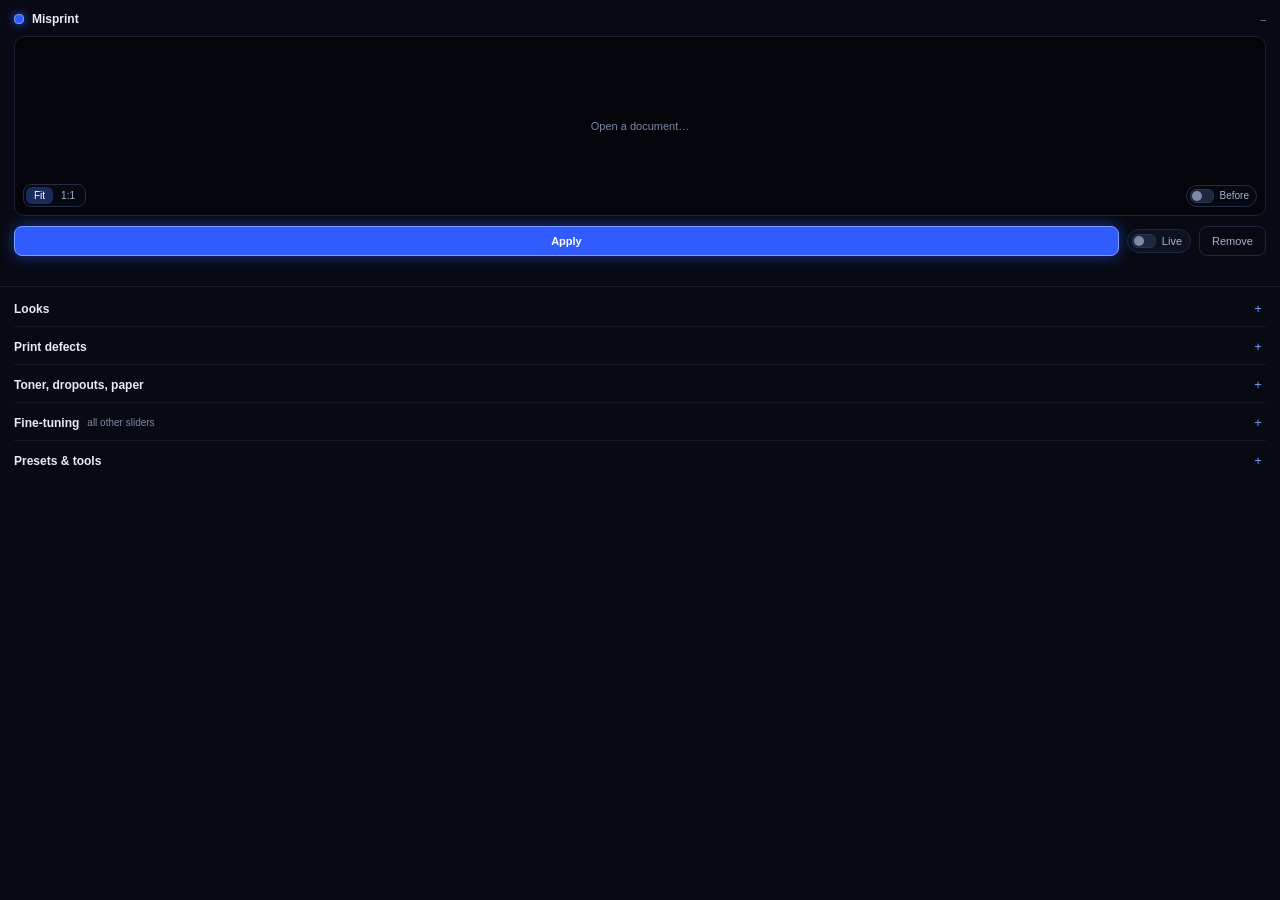
<file: printer/index.html>
<!DOCTYPE html>
<html>
<head>
  <meta charset="utf-8">
  <link rel="stylesheet" href="ui.css">
  <link rel="stylesheet" href="styles.css">
</head>
<body>
  <div class="layout">
  <div class="top">
    <div class="header">
      <span class="brand"><span class="dot"></span><span class="brand-name">Misprint</span></span>
      <span id="docName" class="target-name">–</span>
    </div>

    <div id="previewBox" class="preview">
      <img id="preview" class="hidden">
      <div id="previewMsg" class="preview-msg">Open a document…</div>
      <div class="preview-tools">
        <div class="seg mini" id="previewModeSeg">
          <div class="seg-btn active" data-mode="fit" title="Whole document">Fit</div>
          <div class="seg-btn" data-mode="detail" title="Detail at original size – so you see the real grain">1:1</div>
        </div>
        <div class="switch small" data-for="previewOriginal" data-kind="small" title="Preview without the print look"><span class="knob"></span><span class="sw-label">Before</span></div>
        <input type="checkbox" id="previewOriginal" class="hidden">
      </div>
    </div>

    <div id="secStrengthTop" class="strength"></div>
    <div class="actions">
      <div class="btn primary" id="apply">Apply</div>
      <div class="switch" data-for="liveCanvas" title="Show changes in the document right away"><span class="knob"></span><span class="sw-label">Live</span></div>
      <input type="checkbox" id="liveCanvas" class="hidden">
      <div class="btn ghost" id="remove" title="Remove the print look from the document">Remove</div>
    </div>
    <div id="status" class="status"></div>
  </div>

  <div class="scroller">
  <div class="wrap">

    <div class="sec" data-sec="looks">
      <div class="sec-head"><span class="sec-title">Looks</span><span id="lookName" class="sec-meta"></span><span class="chev c-open">–</span><span class="chev c-closed">+</span></div>
      <div class="sec-body"><div id="lookList" class="seg wrap looks-chips"></div></div>
    </div>

    <div class="sec" data-sec="texture">
      <div class="sec-head"><span class="sec-title">Print defects</span><span id="texName" class="sec-meta"></span><span class="chev c-open">–</span><span class="chev c-closed">+</span></div>
      <div class="sec-body">
        <div class="seg" id="slotSeg">
          <div class="seg-btn" data-v="1">Main</div>
          <div class="seg-btn" data-v="2">Second</div>
        </div>
        <div class="seg wrap tex-groups" id="groupSeg"></div>
        <div id="texGrid" class="tiles tex-grid"></div>
        <div id="slot1">
          <div id="secTexture"></div>
          <div class="switch line" data-for="invert"><span class="knob"></span><span class="sw-label">Swap toner and dropouts</span></div>
          <input type="checkbox" id="invert" class="hidden">
          <div class="btn small ghost hidden" id="deleteImgTex">Delete scan</div>
        </div>
        <div id="slot2">
          <div id="tex2Empty" class="empty">No second defect – pick one above to mix two.</div>
          <div id="tex2Controls">
            <div id="secTexture2"></div>
            <div class="field stack"><span class="field-label">Mix</span><div class="seg" id="texture2ModeSeg"></div></div>
            <div class="switch line" data-for="texture2Invert"><span class="knob"></span><span class="sw-label">Swap</span></div>
            <input type="checkbox" id="texture2Invert" class="hidden">
            <div class="btn small ghost" id="clearTex2">Remove second</div>
          </div>
        </div>
      </div>
    </div>

    <div class="sec" data-sec="layers">
      <div class="sec-head"><span class="sec-title">Toner, dropouts, paper</span><span class="sec-meta"></span><span class="chev c-open">–</span><span class="chev c-closed">+</span></div>
      <div class="sec-body">
        <div class="switch line" data-for="autoAdapt" title="Dark areas get light defects"><span class="knob"></span><span class="sw-label">Adapt to document colours</span></div>
        <input type="checkbox" id="autoAdapt" class="hidden">

        <div class="group" id="tonerCard">
          <div class="group-head">
            <div class="switch line grow" data-for="tonerEnabled"><span class="knob"></span><span class="sw-label"><b>Toner</b> <span class="muted">dark spots</span></span></div>
            <input type="checkbox" id="tonerEnabled" class="hidden">
            <div id="swatch-inkColor" class="swatch" title="Toner colour"></div>
          </div>
          <div class="group-body" id="tonerBody">
            <div id="secToner"></div>
          </div>
        </div>

        <div class="group" id="dropoutCard">
          <div class="group-head">
            <div class="switch line grow" data-for="dropoutEnabled"><span class="knob"></span><span class="sw-label"><b>Dropouts</b> <span class="muted">paper shows through</span></span></div>
            <input type="checkbox" id="dropoutEnabled" class="hidden">
            <div id="swatch-paperColor" class="swatch" title="Paper colour of the dropouts"></div>
          </div>
          <div class="group-body" id="dropoutBody">
            <div id="secDropout"></div>
          </div>
        </div>

        <div class="group">
          <div class="group-head">
            <span class="grow group-title">Paper</span>
            <div id="swatch-paperToneColor" class="swatch" title="Paper tone"></div>
          </div>
          <div id="secPaper"></div>
        </div>
      </div>
    </div>

    <div class="sec" data-sec="fine">
      <div class="sec-head"><span class="sec-title">Fine-tuning</span><span class="sec-meta">all other sliders</span><span class="chev c-open">–</span><span class="chev c-closed">+</span></div>
      <div class="sec-body">
        <div class="fine-label">Print defects</div>
        <div id="secFineTex"></div>
        <div class="fine-label">Toner</div>
        <div id="secFineToner"></div>
        <div class="field stack"><span class="field-label">Blend mode</span><div class="seg wrap" id="tonerBlendSeg"></div></div>
        <div class="fine-label">Dropouts</div>
        <div id="secFineDropout"></div>
        <div class="field stack"><span class="field-label">Blend mode</span><div class="seg wrap" id="dropoutBlendSeg"></div></div>
        <div class="fine-label">Paper</div>
        <div id="secFinePaper"></div>
        <div class="fine-label">Fade</div>
        <div id="secFade"></div>
        <div id="fadeStyleRow" class="field stack sub"><span class="field-label">Direction</span><div class="seg wrap" id="fadeStyleSeg"></div></div>
      </div>
    </div>

    <div class="sec" data-sec="more">
      <div class="sec-head"><span class="sec-title">Presets &amp; tools</span><span class="sec-meta"></span><span class="chev c-open">–</span><span class="chev c-closed">+</span></div>
      <div class="sec-body">
        <div id="presetList" class="preset-list"></div>
        <div class="row">
          <input type="text" id="presetName" class="grow" placeholder="Name for this preset">
          <div class="btn small" id="presetSave">Save</div>
        </div>
        <div class="row">
          <span class="field-label">Seed</span>
          <input type="text" id="seed" class="num">
          <div class="btn small" id="dice" title="New random pattern">Shuffle</div>
        </div>
        <div class="row tools-row">
          <div class="btn small ghost" id="resetAll">Reset</div>
          <div class="btn small ghost" id="verify" title="Compares the document with the settings">Verify</div>
          <div class="btn small ghost" id="selfTest" title="Creates a test document and checks every function">Self-test</div>
          <div class="btn small ghost" id="refreshPreview" title="Reload the preview">Refresh preview</div>
        </div>
        <div class="hint">Misprint creates a group "Misprint" on top with real layers: toner, dropouts, paper texture and paper tone. Blend mode and opacity can also be changed directly in Photoshop afterwards.</div>
      </div>
    </div>

    <div id="colorPop" class="color-pop hidden"></div>
  </div>
  </div>
  </div>
  <script src="main.js"></script>
</body>
</html>
</file>
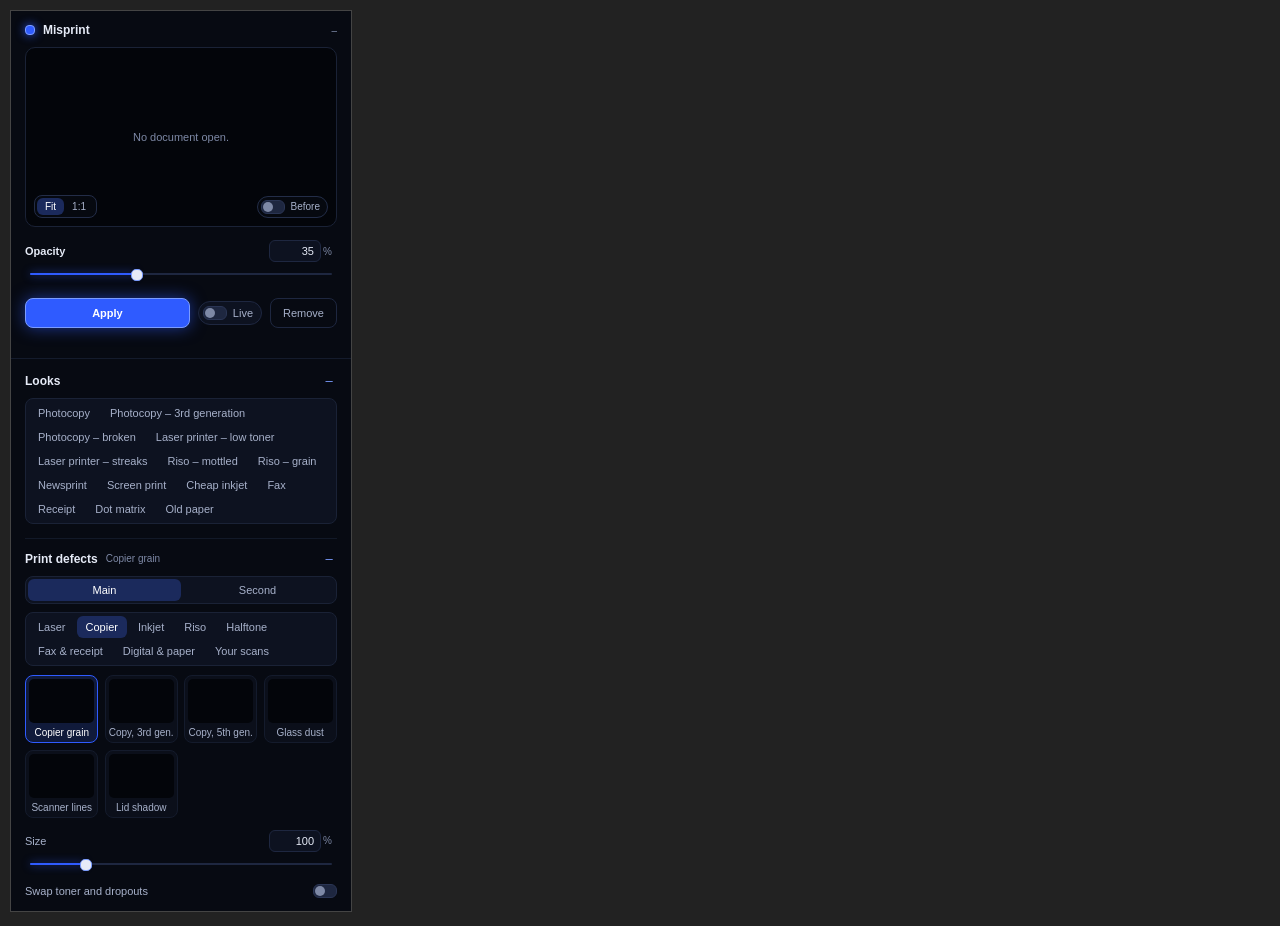
<file: tools/ui-preview.html>
<!DOCTYPE html>
<html>
<head>
<meta charset="utf-8">
<title>Misprint – panel preview</title>
<!-- Shows the panel UI in a browser (without Photoshop): Photoshop/UXP are mocked. -->
<style>body { margin: 0; background: #222; } #frame { width: 340px; height: 900px; margin: 10px; border: 1px solid #444; }</style>
</head>
<body>
<iframe id="frame" data-plugin="../printer/"></iframe>
<script src="ui-preview.js"></script>
</body>
</html>
</file>
<file: printer/ui.css>
/* Shared design – used by all tools (matches ui.js)
   Calm, dark, precise – and exactly one colour that glows: a deep electric blue.
   Base       #070a12   Surface #0d1220   Line   #1e2740
   Text       #e6ebf7   Text 2  #a7b1ca   muted     #7e89a6
   Accent     #2f5bff   Accent light #7b9cff
   Spacing on a 4 px grid. One font family (system font), hierarchy through weight and size. */

html, body {
  margin: 0;
  padding: 0;
  height: 100%;
  overflow: hidden;
  background-color: #070a12;
  color: #e6ebf7;
  font-family: -apple-system, "SF Pro Text", "Segoe UI", "Helvetica Neue", Arial, sans-serif;
  font-size: 11px;
}
.layout { display: flex; flex-direction: column; height: 100%; }
.top { flex-shrink: 0; padding: 12px 14px 10px; background-color: #070a12; border-bottom: 1px solid #141b2c; }
.scroller { flex: 1; overflow-y: scroll; }
.wrap { padding: 2px 14px 32px; }
.grow { flex: 1; }
b, strong { font-weight: 600; color: #e6ebf7; }

/* ---------- Header */
.header { display: flex; flex-direction: row; justify-content: space-between; align-items: center; margin-bottom: 10px; }
.brand { display: flex; flex-direction: row; align-items: center; }
.dot { width: 8px; height: 8px; border-radius: 4px; background-color: #2f5bff; border: 1px solid #7b9cff; margin-right: 8px; box-shadow: 0 0 10px rgba(47, 91, 255, 0.9); }
.brand-name { font-size: 12px; font-weight: 600; color: #e6ebf7; }
.target-name { color: #7e89a6; max-width: 150px; overflow: hidden; text-overflow: ellipsis; white-space: nowrap; font-size: 10px; }

/* ---------- Preview */
.preview {
  position: relative;
  height: 178px;
  border: 1px solid #1a2236;
  border-radius: 10px;
  background-color: #03050a;
  display: flex;
  align-items: center;
  justify-content: center;
  overflow: hidden;
}
.preview img { max-width: 100%; max-height: 176px; }
.preview-msg { color: #7e89a6; padding: 10px; text-align: center; }
.preview-tools { position: absolute; left: 8px; right: 8px; bottom: 8px; display: flex; flex-direction: row; justify-content: space-between; align-items: center; }
.preview-tools > * { margin-left: 6px; }
.preview-tools > *:first-child { margin-left: 0; }

/* ---------- Segments */
.seg { display: flex; flex-direction: row; padding: 2px; border-radius: 8px; background-color: #0d1220; border: 1px solid #1a2236; }
.seg-btn { flex: 1; text-align: center; font-size: 11px; padding: 5px 8px; border-radius: 6px; cursor: pointer; color: #a7b1ca; }
.seg-btn:hover { color: #e6ebf7; }
.seg-btn.active { background-color: #1b2a5c; color: #ffffff; }
.seg.target { margin-top: 10px; }
.seg.target .seg-btn { padding: 7px 8px; font-weight: 600; }
.seg.target .seg-btn.active { background-color: #2f5bff; }
.seg.mini { background-color: rgba(7, 10, 18, 0.82); border-color: #232d48; }
.seg.mini .seg-btn { padding: 3px 8px; font-size: 10px; }
/* many options: wrapping choice instead of a dropdown */
.seg.wrap { flex-wrap: wrap; }
.seg.wrap .seg-btn { flex: 0 0 auto; padding: 5px 9px; margin: 1px; }

.target-info { font-size: 10px; color: #7b9cff; padding: 6px 2px 0; }

/* ---------- Switches */
.switch { display: flex; flex-direction: row; align-items: center; cursor: pointer; padding: 4px 8px 4px 4px; border-radius: 14px; border: 1px solid #1e2740; background-color: #0d1220; }
.switch .knob { width: 22px; height: 12px; border-radius: 6px; background-color: #1e2740; border: 1px solid #2a3554; position: relative; margin-right: 6px; flex-shrink: 0; }
.switch .knob::after { content: ""; position: absolute; top: 1px; left: 1px; width: 10px; height: 10px; border-radius: 5px; background-color: #7e89a6; }
.switch .sw-label { font-size: 11px; color: #a7b1ca; }
.switch.on { border-color: #2f5bff; }
.switch.on .knob { background-color: #2f5bff; border-color: #7b9cff; }
.switch.on .knob::after { left: 11px; background-color: #ffffff; }
.switch.on .sw-label { color: #ffffff; }
.switch.small { padding: 3px 7px 3px 3px; background-color: rgba(7, 10, 18, 0.82); border-color: #232d48; }
.switch.small .sw-label { font-size: 10px; }
/* switch as a row in a section: no frame, text left, knob right */
.switch.line { justify-content: space-between; flex-direction: row-reverse; border: none; background-color: transparent; padding: 6px 0; border-radius: 0; }
.switch.line .knob { margin-right: 0; margin-left: 8px; }
.switch.line.on .sw-label { color: #e6ebf7; }

/* ---------- Buttons */
.btn { text-align: center; font-size: 11px; padding: 8px 12px; border-radius: 8px; cursor: pointer; border: 1px solid #1e2740; background-color: #0d1220; color: #e6ebf7; }
.btn:hover { border-color: #3a4a78; }
.btn:active { opacity: 0.85; }
.btn.primary { flex: 1; background-color: #2f5bff; border-color: #7b9cff; color: #ffffff; font-weight: 600; box-shadow: 0 0 16px rgba(47, 91, 255, 0.55); }
.btn.primary:hover { background-color: #3d68ff; }
.btn.ghost { background-color: transparent; color: #a7b1ca; }
.btn.small { font-size: 10px; padding: 5px 9px; border-radius: 7px; }
.btn.disabled { opacity: 0.4; }

.actions { display: flex; flex-direction: row; align-items: center; margin-top: 10px; }
.actions > * { margin-right: 8px; }
.actions > *:last-child { margin-right: 0; }
.status { margin-top: 6px; min-height: 14px; font-size: 10px; color: #a7b1ca; }
.status.err { color: #ff8a9a; }

/* ---------- Sliders */
.sl { padding: 5px 0 7px; }
.sl-head { display: flex; flex-direction: row; justify-content: space-between; align-items: center; margin-bottom: 5px; }
.sl-label { font-size: 11px; color: #a7b1ca; }
.sl-val { display: flex; flex-direction: row; align-items: center; }
.sl-num { width: 38px; text-align: right; font-size: 11px; color: #e6ebf7; background-color: transparent; border: 1px solid transparent; border-radius: 4px; padding: 0 2px; }
.sl-num:hover { border-color: #1e2740; }
.sl-num:focus { border-color: #2f5bff; background-color: #0d1220; }
.sl-unit { width: 14px; color: #7e89a6; font-size: 10px; padding-left: 2px; }
.sl-track { position: relative; height: 14px; margin: 0 5px; cursor: pointer; }
.sl-rail { position: absolute; left: 0; right: 0; top: 6px; height: 2px; border-radius: 1px; background-color: #1e2740; }
.sl-fill { position: absolute; top: 6px; height: 2px; border-radius: 1px; background-color: #2f5bff; box-shadow: 0 0 8px rgba(47, 91, 255, 0.8); }
.sl-thumb { position: absolute; top: 2px; width: 10px; height: 10px; margin-left: -5px; border-radius: 5px; background-color: #e6ebf7; border: 1px solid #7b9cff; }
.sl:hover .sl-label { color: #e6ebf7; }
.sl.dragging .sl-thumb { background-color: #ffffff; box-shadow: 0 0 10px rgba(123, 156, 255, 0.9); }
.sl.dragging .sl-label { color: #ffffff; }
.strength { margin-top: 8px; }
.strength .sl-label { color: #e6ebf7; font-weight: 600; }

/* sub-settings: indented on a tinted surface */
.sl.sub, .row.sub, .field.sub { margin-left: 10px; padding-left: 10px; padding-right: 8px; background-color: #0b1020; border-radius: 6px; }
.row.sub, .field.sub { padding-top: 5px; padding-bottom: 5px; margin-top: 2px; margin-bottom: 4px; }
.subgroup { margin: 4px 0 6px 10px; padding: 2px 8px 4px 10px; background-color: #0b1020; border-radius: 6px; }

/* group with a switch in its head (e.g. toner / dropouts): one box, no nested cards */
.group { margin: 6px 0 8px; padding: 2px 10px 6px; border-radius: 8px; border: 1px solid #141b2c; }
.group-head { display: flex; flex-direction: row; align-items: center; }
.group-head > * { margin-right: 8px; }
.group-head > *:last-child { margin-right: 0; }
.group-note { font-size: 10px; color: #7e89a6; }

/* ---------- Sections */
.sec { border-top: 1px solid #121928; }
.sec:first-child { border-top: none; }
.sec-head { display: flex; flex-direction: row; align-items: center; padding: 12px 0 10px; cursor: pointer; }
.sec-title { font-size: 12px; font-weight: 600; color: #e6ebf7; }
.sec-meta { flex: 1; font-size: 10px; color: #7e89a6; padding-left: 8px; white-space: nowrap; overflow: hidden; text-overflow: ellipsis; }
.chev { width: 16px; text-align: center; font-size: 13px; color: #7b9cff; }
.sec-head:hover .sec-title { color: #ffffff; }
.sec .sec-body, .sec .c-open { display: none; }
.sec.open .sec-body { display: block; padding-bottom: 12px; }
.sec.open .c-open { display: block; }
.sec.open .c-closed { display: none; }

/* ---------- Rows and fields */
.row, .field { display: flex; flex-direction: row; align-items: center; margin: 4px 0; }
.row > *, .field > * { margin-right: 8px; }
.row > *:last-child, .field > *:last-child { margin-right: 0; }
.row.between { justify-content: space-between; }
.field { padding-top: 4px; }
.field .seg-btn, .row .seg-btn { white-space: nowrap; padding: 5px 6px; }
.field-label { width: 64px; flex-shrink: 0; font-size: 11px; color: #a7b1ca; }
.field.stack { flex-direction: column; align-items: stretch; }
.field.stack > * { margin-right: 0; }
.field.stack .field-label { width: auto; margin-bottom: 6px; }
.tools-row { flex-wrap: wrap; }
.tools-row > * { margin-bottom: 4px; }

/* ---------- Tiles (looks, textures, effects) */
.tiles { display: flex; flex-direction: row; flex-wrap: wrap; margin: 0 -3px; }
.tile, .look { box-sizing: border-box; width: 31.3%; margin: 1%; padding: 3px; border: 1px solid #141b2c; border-radius: 8px; cursor: pointer; background-color: #0b0f1a; }
.tile:hover, .look:hover { border-color: #2a3a66; }
.tile.active, .look.active { border-color: #2f5bff; background-color: #101a3a; }
.tile img, .tile .ph, .look img, .look .ph { width: 100%; height: 46px; border-radius: 5px; background-color: #03050a; }
.tile .lbl, .look .lbl { font-size: 10px; color: #a7b1ca; text-align: center; white-space: nowrap; overflow: hidden; text-overflow: ellipsis; padding: 4px 0 1px; }
.tile.active .lbl, .look.active .lbl { color: #ffffff; }
.look-grid { display: flex; flex-direction: row; flex-wrap: wrap; margin: 0 -3px; }

/* ---------- Colours */
.swatch-wrap { display: flex; flex-direction: row; align-items: center; }
.swatch { width: 20px; height: 20px; border-radius: 10px; border: 1px solid #3a4565; cursor: pointer; margin-right: 6px; flex-shrink: 0; }
.hex-label { font-size: 10px; color: #7e89a6; }
.color-pop { margin: 4px 0 10px; padding: 10px; border-radius: 10px; background-color: #0d1220; border: 1px solid #263256; }
.pal { display: flex; flex-direction: row; flex-wrap: wrap; margin: -2px; }
.pal-c { width: 20px; height: 20px; border-radius: 10px; margin: 3px; cursor: pointer; border: 1px solid rgba(255, 255, 255, 0.12); }
.pal-c.on { border: 2px solid #ffffff; }
.pop-row { display: flex; flex-direction: row; align-items: center; margin-top: 8px; }
.pop-row > * { margin-right: 6px; }

/* ---------- Inputs */
input[type="text"] { background-color: #0d1220; color: #e6ebf7; border: 1px solid #1e2740; border-radius: 6px; font-size: 11px; padding: 4px 6px; }
input[type="text"]:focus { border-color: #2f5bff; }
.hex { width: 70px; }
.num { width: 64px; }

/* ---------- Presets */
.preset-list { margin-bottom: 6px; }
.preset { display: flex; flex-direction: row; align-items: center; padding: 6px 8px; margin: 3px 0; border-radius: 7px; background-color: #0d1220; border: 1px solid #141b2c; }
.preset:hover { border-color: #2a3a66; }
.preset-name { flex: 1; cursor: pointer; color: #e6ebf7; }
.preset-del { width: 16px; text-align: center; cursor: pointer; color: #7e89a6; font-size: 13px; }
.preset-del:hover { color: #ff8a9a; }
.empty { color: #7e89a6; font-size: 10px; padding: 4px 0 6px; }
.hint { font-size: 10px; color: #7e89a6; margin: 10px 0 2px; line-height: 15px; }
.muted { color: #7e89a6; }

.fine-label { font-size: 10px; font-weight: 600; color: #7b9cff; margin: 12px 0 2px; }
.fine-label:first-child { margin-top: 0; }

/* ---------- hidden (last, specific enough for every element above) */
.hidden, .row.hidden, .sl.hidden, .field.hidden, .group.hidden, .subgroup.hidden, .swatch-wrap.hidden, .color-pop.hidden, .btn.hidden, .switch.hidden, .seg.hidden, .preview img.hidden, .preview-msg.hidden, input.hidden { display: none; }
</file>
<file: printer/styles.css>
/* Misprint – additions to the shared design (ui.css) */
.looks-chips { margin-bottom: 2px; }
.tex-groups { margin: 8px 0 6px; }
.tex-grid .tile { width: 23%; }
.tex-grid .tile img, .tex-grid .tile .ph { height: 44px; }
.tile .ph.add { display: flex; align-items: center; justify-content: center; font-size: 18px; color: #7b9cff; background-color: transparent; border: 1px dashed #2a3554; box-sizing: border-box; }
.tile.second { border-color: #7b9cff; border-style: dashed; }
.group-title { font-size: 11px; font-weight: 600; color: #e6ebf7; padding: 6px 0; }
.group.off .group-body { opacity: 0.4; }
#slot1, #slot2 { margin-top: 4px; }

.hidden, .btn.hidden, .field.hidden, .seg.hidden { display: none; }
</file>
